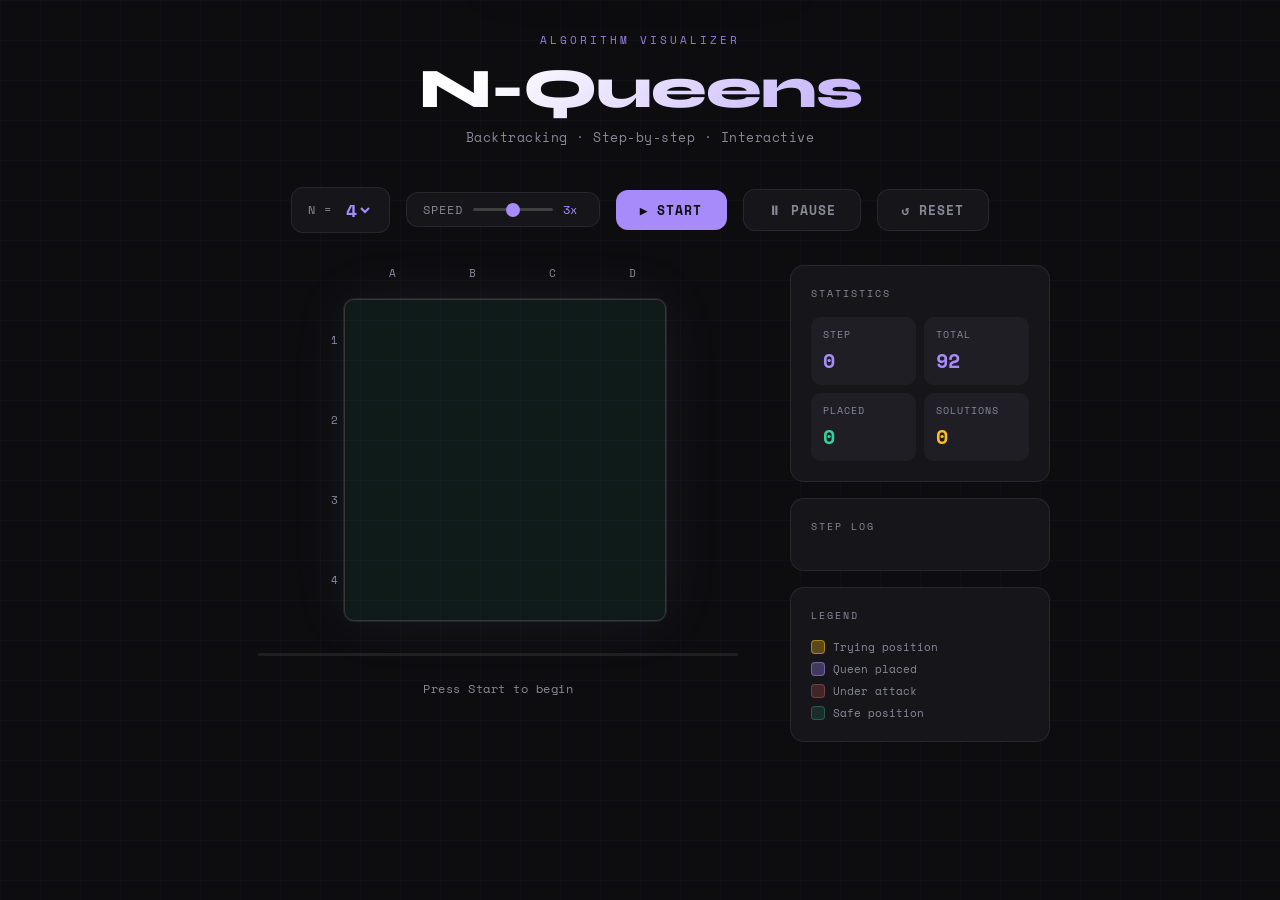
<file: index.html>
<!DOCTYPE html>
<html lang="en">
<head>
<meta charset="UTF-8">
<meta name="viewport" content="width=device-width, initial-scale=1.0">
<title>N-Queens Visualizer</title>
<link href="https://fonts.googleapis.com/css2?family=Space+Mono:wght@400;700&family=Syne:wght@400;600;800&display=swap" rel="stylesheet">
<style>
  *, *::before, *::after { box-sizing: border-box; margin: 0; padding: 0; }

  :root {
    --bg: #0d0d0f;
    --surface: #16161a;
    --surface2: #1e1e24;
    --border: rgba(255,255,255,0.08);
    --border-bright: rgba(255,255,255,0.18);
    --accent: #a78bfa;
    --accent2: #34d399;
    --accent3: #f87171;
    --accent4: #fbbf24;
    --text: #f1f0ff;
    --text-muted: #888899;
    --cell-light: #1c1c24;
    --cell-dark: #141418;
    --queen-color: #a78bfa;
    --try-color: #fbbf24;
    --danger-color: rgba(248, 113, 113, 0.18);
    --safe-glow: rgba(167, 139, 250, 0.3);
    --font-display: 'Syne', sans-serif;
    --font-mono: 'Space Mono', monospace;
  }

  body {
    background: var(--bg);
    color: var(--text);
    font-family: var(--font-display);
    min-height: 100vh;
    display: flex;
    flex-direction: column;
    align-items: center;
    padding: 2rem 1rem 4rem;
    overflow-x: hidden;
  }

  /* BG grid pattern */
  body::before {
    content: '';
    position: fixed;
    inset: 0;
    background-image:
      linear-gradient(rgba(167,139,250,0.03) 1px, transparent 1px),
      linear-gradient(90deg, rgba(167,139,250,0.03) 1px, transparent 1px);
    background-size: 40px 40px;
    pointer-events: none;
    z-index: 0;
  }

  .container {
    position: relative;
    z-index: 1;
    width: 100%;
    max-width: 820px;
  }

  /* HEADER */
  header {
    text-align: center;
    margin-bottom: 2.5rem;
  }

  .eyebrow {
    font-family: var(--font-mono);
    font-size: 11px;
    letter-spacing: 3px;
    text-transform: uppercase;
    color: var(--accent);
    margin-bottom: 0.75rem;
    opacity: 0.9;
  }

  h1 {
    font-size: clamp(2rem, 6vw, 3.5rem);
    font-weight: 800;
    line-height: 1.05;
    letter-spacing: -1px;
    background: linear-gradient(135deg, #fff 30%, var(--accent) 100%);
    -webkit-background-clip: text;
    -webkit-text-fill-color: transparent;
    background-clip: text;
    margin-bottom: 0.5rem;
  }

  .subtitle {
    font-family: var(--font-mono);
    font-size: 13px;
    color: var(--text-muted);
    letter-spacing: 0.5px;
  }

  /* CONTROLS ROW */
  .controls-row {
    display: flex;
    align-items: center;
    gap: 1rem;
    margin-bottom: 2rem;
    flex-wrap: wrap;
    justify-content: center;
  }

  .n-selector {
    display: flex;
    align-items: center;
    gap: 10px;
    background: var(--surface);
    border: 1px solid var(--border);
    border-radius: 12px;
    padding: 8px 16px;
  }

  .n-selector label {
    font-family: var(--font-mono);
    font-size: 12px;
    color: var(--text-muted);
    text-transform: uppercase;
    letter-spacing: 1px;
  }

  .n-selector select {
    background: transparent;
    border: none;
    color: var(--accent);
    font-family: var(--font-mono);
    font-size: 18px;
    font-weight: 700;
    cursor: pointer;
    outline: none;
  }

  .n-selector select option { background: #1a1a2e; }

  .speed-selector {
    display: flex;
    align-items: center;
    gap: 10px;
    background: var(--surface);
    border: 1px solid var(--border);
    border-radius: 12px;
    padding: 8px 16px;
  }

  .speed-selector label {
    font-family: var(--font-mono);
    font-size: 12px;
    color: var(--text-muted);
    text-transform: uppercase;
    letter-spacing: 1px;
  }

  .speed-selector input[type=range] {
    -webkit-appearance: none;
    width: 80px;
    height: 3px;
    border-radius: 2px;
    background: var(--border-bright);
    outline: none;
  }
  .speed-selector input[type=range]::-webkit-slider-thumb {
    -webkit-appearance: none;
    width: 14px; height: 14px;
    border-radius: 50%;
    background: var(--accent);
    cursor: pointer;
  }

  .btn {
    font-family: var(--font-mono);
    font-size: 13px;
    font-weight: 700;
    letter-spacing: 1px;
    text-transform: uppercase;
    border: none;
    border-radius: 12px;
    padding: 10px 24px;
    cursor: pointer;
    transition: transform 0.15s, opacity 0.15s;
  }
  .btn:active { transform: scale(0.96); }

  .btn-primary {
    background: var(--accent);
    color: #0d0d0f;
  }
  .btn-primary:hover { opacity: 0.88; }
  .btn-primary:disabled { opacity: 0.35; cursor: not-allowed; }

  .btn-ghost {
    background: var(--surface);
    border: 1px solid var(--border);
    color: var(--text-muted);
  }
  .btn-ghost:hover { border-color: var(--border-bright); color: var(--text); }

  /* MAIN LAYOUT */
  .main-grid {
    display: grid;
    grid-template-columns: 1fr 260px;
    gap: 1.5rem;
    align-items: start;
  }

  @media (max-width: 680px) {
    .main-grid { grid-template-columns: 1fr; }
  }

  /* BOARD WRAPPER */
  .board-wrapper {
    display: flex;
    flex-direction: column;
    align-items: center;
    gap: 1rem;
  }

  /* Row labels */
  .board-outer {
    display: flex;
    gap: 6px;
    align-items: center;
  }

  .row-labels {
    display: flex;
    flex-direction: column;
    gap: 0;
  }

  .row-label {
    font-family: var(--font-mono);
    font-size: 11px;
    color: var(--text-muted);
    display: flex;
    align-items: center;
    justify-content: center;
  }

  .col-labels {
    display: flex;
    margin-left: 28px;
    margin-bottom: 2px;
  }

  .col-label {
    font-family: var(--font-mono);
    font-size: 11px;
    color: var(--text-muted);
    display: flex;
    align-items: center;
    justify-content: center;
  }

  /* BOARD */
  #board {
    display: grid;
    border: 1px solid var(--border-bright);
    border-radius: 10px;
    overflow: hidden;
    box-shadow: 0 0 60px rgba(167,139,250,0.08), 0 0 0 1px var(--border);
  }

  .cell {
    position: relative;
    display: flex;
    align-items: center;
    justify-content: center;
    font-size: 28px;
    line-height: 1;
    transition: background 0.25s ease;
    cursor: default;
    user-select: none;
  }

  /* Checkerboard */
  .cell.light { background: #1c1c26; }
  .cell.dark  { background: #141420; }

  /* States */
  .cell.state-try {
    background: rgba(251, 191, 36, 0.22) !important;
    animation: pulse-try 0.5s ease;
  }

  .cell.state-queen {
    background: rgba(167, 139, 250, 0.22) !important;
  }

  .cell.state-danger {
    background: rgba(248, 113, 113, 0.10) !important;
  }

  .cell.state-safe {
    background: rgba(52, 211, 153, 0.07) !important;
  }

  @keyframes pulse-try {
    0%   { transform: scale(1);    }
    40%  { transform: scale(1.08); }
    100% { transform: scale(1);    }
  }

  /* Queen piece */
  .queen-icon {
    position: relative;
    z-index: 2;
    font-size: 1em;
    filter: drop-shadow(0 0 8px var(--queen-color));
    animation: queen-appear 0.3s cubic-bezier(0.34,1.56,0.64,1);
  }

  @keyframes queen-appear {
    from { transform: scale(0) rotate(-20deg); opacity: 0; }
    to   { transform: scale(1) rotate(0deg);   opacity: 1; }
  }

  /* Danger dot */
  .danger-dot {
    position: absolute;
    width: 5px; height: 5px;
    border-radius: 50%;
    background: rgba(248,113,113,0.5);
    animation: dot-in 0.3s ease;
  }

  @keyframes dot-in {
    from { transform: scale(0); opacity: 0; }
    to   { transform: scale(1); opacity: 1; }
  }

  /* TRY highlight ring */
  .try-ring {
    position: absolute;
    inset: 4px;
    border: 2px solid rgba(251,191,36,0.7);
    border-radius: 6px;
    animation: ring-in 0.25s ease;
  }

  @keyframes ring-in {
    from { opacity: 0; transform: scale(0.7); }
    to   { opacity: 1; transform: scale(1);   }
  }

  /* SIDE PANEL */
  .side-panel {
    display: flex;
    flex-direction: column;
    gap: 1rem;
  }

  .panel-card {
    background: var(--surface);
    border: 1px solid var(--border);
    border-radius: 14px;
    padding: 1.25rem;
  }

  .panel-title {
    font-family: var(--font-mono);
    font-size: 10px;
    text-transform: uppercase;
    letter-spacing: 2px;
    color: var(--text-muted);
    margin-bottom: 1rem;
  }

  /* Stats */
  .stats-grid {
    display: grid;
    grid-template-columns: 1fr 1fr;
    gap: 8px;
  }

  .stat-item {
    background: var(--surface2);
    border-radius: 10px;
    padding: 10px 12px;
  }

  .stat-label {
    font-family: var(--font-mono);
    font-size: 10px;
    color: var(--text-muted);
    text-transform: uppercase;
    letter-spacing: 1px;
    margin-bottom: 4px;
  }

  .stat-value {
    font-family: var(--font-mono);
    font-size: 20px;
    font-weight: 700;
    color: var(--accent);
  }

  .stat-value.green { color: var(--accent2); }
  .stat-value.red   { color: var(--accent3); }
  .stat-value.amber { color: var(--accent4); }

  /* Log */
  .log-list {
    display: flex;
    flex-direction: column;
    gap: 4px;
    max-height: 260px;
    overflow-y: auto;
    scrollbar-width: thin;
    scrollbar-color: var(--border) transparent;
  }

  .log-item {
    display: flex;
    align-items: center;
    gap: 8px;
    font-family: var(--font-mono);
    font-size: 11px;
    padding: 5px 8px;
    border-radius: 6px;
    opacity: 0.7;
    transition: opacity 0.3s;
  }

  .log-item.active { opacity: 1; background: var(--surface2); }

  .log-badge {
    font-size: 9px;
    font-weight: 700;
    padding: 2px 6px;
    border-radius: 4px;
    text-transform: uppercase;
    letter-spacing: 0.5px;
    flex-shrink: 0;
  }

  .badge-try    { background: rgba(251,191,36,0.2);  color: var(--accent4); }
  .badge-place  { background: rgba(167,139,250,0.2); color: var(--accent);  }
  .badge-remove { background: rgba(248,113,113,0.2); color: var(--accent3); }

  .log-text { color: var(--text-muted); }
  .log-item.active .log-text { color: var(--text); }

  /* Legend */
  .legend {
    display: flex;
    flex-direction: column;
    gap: 6px;
  }

  .legend-item {
    display: flex;
    align-items: center;
    gap: 8px;
    font-family: var(--font-mono);
    font-size: 11px;
    color: var(--text-muted);
  }

  .legend-swatch {
    width: 14px; height: 14px;
    border-radius: 4px;
    flex-shrink: 0;
  }

  /* Progress bar */
  .progress-bar-wrap {
    height: 3px;
    background: var(--border);
    border-radius: 2px;
    overflow: hidden;
    margin-top: 1rem;
  }

  .progress-bar-fill {
    height: 100%;
    background: linear-gradient(90deg, var(--accent), var(--accent2));
    border-radius: 2px;
    transition: width 0.3s ease;
    width: 0%;
  }

  /* Status bar */
  .status-bar {
    text-align: center;
    font-family: var(--font-mono);
    font-size: 12px;
    color: var(--text-muted);
    letter-spacing: 0.5px;
    margin-top: 0.5rem;
    height: 18px;
  }

  /* Solution count badge */
  .solution-badge {
    display: inline-flex;
    align-items: center;
    gap: 6px;
    background: rgba(52, 211, 153, 0.12);
    border: 1px solid rgba(52, 211, 153, 0.25);
    border-radius: 8px;
    padding: 4px 10px;
    font-family: var(--font-mono);
    font-size: 12px;
    color: var(--accent2);
    margin-top: 1rem;
  }

  /* ── Solution celebration ── */

  /* Board border ripple */
  @keyframes board-celebrate {
    0%   { box-shadow: 0 0 0px  rgba(52,211,153,0.0),  0 0 0 1px var(--border); }
    20%  { box-shadow: 0 0 40px rgba(52,211,153,0.55), 0 0 0 2px rgba(52,211,153,0.6); }
    60%  { box-shadow: 0 0 80px rgba(52,211,153,0.3),  0 0 0 2px rgba(52,211,153,0.4); }
    100% { box-shadow: 0 0 60px rgba(167,139,250,0.08),0 0 0 1px var(--border); }
  }

  .board-celebrating {
    animation: board-celebrate 1.6s ease forwards !important;
  }

  /* Queen cells shimmer gold when solution found */
  @keyframes queen-celebrate {
    0%   { background: rgba(167,139,250,0.22); filter: brightness(1);   }
    30%  { background: rgba(52,211,153,0.40);  filter: brightness(1.4); }
    65%  { background: rgba(52,211,153,0.28);  filter: brightness(1.2); }
    100% { background: rgba(167,139,250,0.22); filter: brightness(1);   }
  }

  .cell.state-solution {
    animation: queen-celebrate 1.5s ease forwards !important;
  }

  /* Toast banner */
  #solutionToast {
    position: fixed;
    top: 1.5rem;
    left: 50%;
    transform: translateX(-50%) translateY(-120px);
    background: linear-gradient(135deg, #052e1a 0%, #0a1f0e 100%);
    border: 1px solid rgba(52,211,153,0.45);
    border-radius: 16px;
    padding: 14px 28px;
    display: flex;
    align-items: center;
    gap: 14px;
    z-index: 9999;
    transition: transform 0.45s cubic-bezier(0.34,1.56,0.64,1);
    pointer-events: none;
    white-space: nowrap;
    box-shadow: 0 8px 40px rgba(0,0,0,0.6), 0 0 30px rgba(52,211,153,0.15);
  }

  #solutionToast.show {
    transform: translateX(-50%) translateY(0);
  }

  .toast-icon {
    font-size: 26px;
    animation: icon-bounce 0.6s cubic-bezier(0.34,1.56,0.64,1) 0.2s both;
  }

  @keyframes icon-bounce {
    from { transform: scale(0) rotate(-30deg); }
    to   { transform: scale(1) rotate(0deg);   }
  }

  .toast-body {}

  .toast-title {
    font-family: var(--font-display);
    font-size: 15px;
    font-weight: 800;
    color: #34d399;
    line-height: 1.2;
  }

  .toast-sub {
    font-family: var(--font-mono);
    font-size: 11px;
    color: rgba(52,211,153,0.65);
    margin-top: 2px;
  }

  /* Particle burst */
  .particle {
    position: fixed;
    width: 6px; height: 6px;
    border-radius: 50%;
    pointer-events: none;
    z-index: 9998;
    animation: particle-fly 1.2s ease-out forwards;
  }

  @keyframes particle-fly {
    0%   { transform: translate(0,0) scale(1);   opacity: 1; }
    100% { transform: var(--tx) scale(0);         opacity: 0; }
  }
</style>
</head>
<body>

<div class="container">

  <header>
    <div class="eyebrow">Algorithm Visualizer</div>
    <h1>N-Queens</h1>
    <p class="subtitle">Backtracking · Step-by-step · Interactive</p>
  </header>

  <div class="controls-row">
    <div class="n-selector">
      <label>N =</label>
      <select id="nSelect" onchange="onNChange()">
        <option value="4">4</option>
        <option value="5">5</option>
        <option value="6">6</option>
        <option value="7">7</option>
        <option value="8">8</option>
      </select>
    </div>

    <div class="speed-selector">
      <label>Speed</label>
      <input type="range" id="speedSlider" min="1" max="5" value="3" step="1">
      <span id="speedLabel" style="font-family:var(--font-mono);font-size:12px;color:var(--accent);min-width:20px;">3x</span>
    </div>

    <button class="btn btn-primary" id="startBtn" onclick="startViz()">▶ Start</button>
    <button class="btn btn-ghost" id="pauseBtn" onclick="togglePause()" disabled>⏸ Pause</button>
    <button class="btn btn-ghost" id="resetBtn" onclick="resetViz()">↺ Reset</button>
  </div>

  <div class="main-grid">

    <!-- BOARD AREA -->
    <div class="board-wrapper" id="boardWrapper">
      <div class="col-labels" id="colLabels"></div>
      <div class="board-outer">
        <div class="row-labels" id="rowLabels"></div>
        <div id="board"></div>
      </div>
      <div class="progress-bar-wrap" style="width:100%;max-width:480px;">
        <div class="progress-bar-fill" id="progressBar"></div>
      </div>
      <div class="status-bar" id="statusBar">Press Start to begin</div>
    </div>

    <!-- SIDE PANEL -->
    <div class="side-panel">

      <div class="panel-card">
        <div class="panel-title">Statistics</div>
        <div class="stats-grid">
          <div class="stat-item">
            <div class="stat-label">Step</div>
            <div class="stat-value" id="statStep">0</div>
          </div>
          <div class="stat-item">
            <div class="stat-label">Total</div>
            <div class="stat-value" id="statTotal">—</div>
          </div>
          <div class="stat-item">
            <div class="stat-label">Placed</div>
            <div class="stat-value green" id="statPlaced">0</div>
          </div>
          <div class="stat-item">
            <div class="stat-label">Solutions</div>
            <div class="stat-value amber" id="statSolutions">0</div>
          </div>
        </div>
      </div>

      <div class="panel-card">
        <div class="panel-title">Step Log</div>
        <div class="log-list" id="logList"></div>
      </div>

      <div class="panel-card">
        <div class="panel-title">Legend</div>
        <div class="legend">
          <div class="legend-item">
            <div class="legend-swatch" style="background:rgba(251,191,36,0.3);border:1px solid rgba(251,191,36,0.5);"></div>
            Trying position
          </div>
          <div class="legend-item">
            <div class="legend-swatch" style="background:rgba(167,139,250,0.3);border:1px solid rgba(167,139,250,0.5);"></div>
            Queen placed
          </div>
          <div class="legend-item">
            <div class="legend-swatch" style="background:rgba(248,113,113,0.18);border:1px solid rgba(248,113,113,0.3);"></div>
            Under attack
          </div>
          <div class="legend-item">
            <div class="legend-swatch" style="background:rgba(52,211,153,0.12);border:1px solid rgba(52,211,153,0.3);"></div>
            Safe position
          </div>
        </div>
      </div>

    </div>
  </div>

</div>

<!-- Solution toast -->
<div id="solutionToast">
  <div class="toast-icon">♛</div>
  <div class="toast-body">
    <div class="toast-title" id="toastTitle">Solution Found!</div>
    <div class="toast-sub" id="toastSub">Continuing search…</div>
  </div>
</div>

<script>
// ============================================================
// N-QUEENS SOLVER (mirrors nqueen.cpp logic exactly)
// ============================================================
function isQueenSafe(board, n, row, col) {
  for (let j = 0; j < n; j++)
    if (board[row][j] === 'Q') return false;
  for (let i = 0; i < n; i++)
    if (board[i][col] === 'Q') return false;
  for (let i = row, j = col; i >= 0 && j >= 0; i--, j--)
    if (board[i][j] === 'Q') return false;
  for (let i = row, j = col; i >= 0 && j < n; i--, j++)
    if (board[i][j] === 'Q') return false;
  return true;
}

function solve(n) {
  const steps = [];
  let solutions = 0;
  const board = Array.from({length: n}, () => Array(n).fill('.'));

  function getNQueens(row) {
    if (row === n) { solutions++; return; }
    for (let col = 0; col < n; col++) {
      steps.push({action:'TRY', row, col});
      if (isQueenSafe(board, n, row, col)) {
        steps.push({action:'PLACE', row, col});
        board[row][col] = 'Q';
        getNQueens(row + 1);
        steps.push({action:'REMOVE', row, col});
        board[row][col] = '.';
      }
    }
  }

  getNQueens(0);
  return { steps, solutions };
}

// ============================================================
// STATE
// ============================================================
let n = 4;
let steps = [];
let totalSolutions = 0;
let stepIndex = 0;
let queenBoard = [];
let intervalId = null;
let running = false;
let paused = false;
let logCount = 0;

const SPEEDS = [1200, 700, 400, 200, 80]; // ms per step

function getSpeed() {
  return SPEEDS[parseInt(document.getElementById('speedSlider').value) - 1];
}

// ============================================================
// PAUSE / RESUME
// ============================================================
function togglePause() {
  if (!running && !paused) return;
  const pauseBtn = document.getElementById('pauseBtn');
  const startBtn = document.getElementById('startBtn');

  if (!paused) {
    // Pause
    paused = true;
    running = false;
    clearTimeout(intervalId);
    pauseBtn.textContent = '▶ Resume';
    pauseBtn.style.background = 'var(--accent2)';
    pauseBtn.style.color = '#0d0d0f';
    pauseBtn.style.border = 'none';
    startBtn.disabled = true;
    document.getElementById('statusBar').textContent = '⏸ Paused — press Resume to continue';
  } else {
    // Resume
    paused = false;
    running = true;
    pauseBtn.textContent = '⏸ Pause';
    pauseBtn.style.background = '';
    pauseBtn.style.color = '';
    pauseBtn.style.border = '';
    startBtn.disabled = true;
    document.getElementById('statusBar').textContent = 'Resuming…';
    tick();
  }
}

// ============================================================
// BUILD BOARD UI
// ============================================================
function buildBoard() {
  const board = document.getElementById('board');
  const rowLabels = document.getElementById('rowLabels');
  const colLabels = document.getElementById('colLabels');

  const cellSize = Math.min(Math.floor(Math.min(window.innerWidth - 300, 480) / n), 80);

  board.style.gridTemplateColumns = `repeat(${n}, ${cellSize}px)`;
  board.innerHTML = '';
  rowLabels.innerHTML = '';
  colLabels.innerHTML = '';

  // Col labels
  for (let c = 0; c < n; c++) {
    const lbl = document.createElement('div');
    lbl.className = 'col-label';
    lbl.style.width = cellSize + 'px';
    lbl.textContent = String.fromCharCode(65 + c);
    colLabels.appendChild(lbl);
  }

  // Row labels + cells
  for (let r = 0; r < n; r++) {
    const lbl = document.createElement('div');
    lbl.className = 'row-label';
    lbl.style.height = cellSize + 'px';
    lbl.textContent = r + 1;
    rowLabels.appendChild(lbl);

    for (let c = 0; c < n; c++) {
      const cell = document.createElement('div');
      cell.className = 'cell ' + ((r + c) % 2 === 0 ? 'light' : 'dark');
      cell.style.width = cellSize + 'px';
      cell.style.height = cellSize + 'px';
      cell.style.fontSize = Math.floor(cellSize * 0.48) + 'px';
      cell.id = `cell-${r}-${c}`;
      board.appendChild(cell);
    }
  }

  queenBoard = Array.from({length: n}, () => Array(n).fill(0));
}

// ============================================================
// DANGER CHECK
// ============================================================
function isDanger(r, c) {
  for (let i = 0; i < n; i++)
    for (let j = 0; j < n; j++)
      if (queenBoard[i][j] === 1) {
        if (i === r || j === c) return true;
        if (Math.abs(i - r) === Math.abs(j - c)) return true;
      }
  return false;
}

// ============================================================
// REDRAW
// ============================================================
function redrawBoard(highlightRow = -1, highlightCol = -1, highlightType = '') {
  for (let r = 0; r < n; r++) {
    for (let c = 0; c < n; c++) {
      const cell = document.getElementById(`cell-${r}-${c}`);
      const base = (r + c) % 2 === 0 ? 'light' : 'dark';
      cell.className = 'cell ' + base;
      cell.innerHTML = '';

      if (queenBoard[r][c] === 1) {
        cell.classList.add('state-queen');
        const q = document.createElement('span');
        q.className = 'queen-icon';
        q.textContent = '♛';
        cell.appendChild(q);
      } else if (r === highlightRow && c === highlightCol && highlightType === 'TRY') {
        cell.classList.add('state-try');
        const ring = document.createElement('div');
        ring.className = 'try-ring';
        cell.appendChild(ring);
      } else if (isDanger(r, c)) {
        cell.classList.add('state-danger');
        const dot = document.createElement('div');
        dot.className = 'danger-dot';
        cell.appendChild(dot);
      } else {
        cell.classList.add('state-safe');
      }
    }
  }
}

// ============================================================
// LOG
// ============================================================
function addLog(step) {
  const list = document.getElementById('logList');
  logCount++;
  if (logCount > 80) {
    list.removeChild(list.firstChild);
  }

  const item = document.createElement('div');
  item.className = 'log-item active';
  item.id = 'log-' + logCount;

  const prev = list.querySelector('.log-item.active');
  if (prev) prev.classList.remove('active');

  const badge = document.createElement('span');
  badge.className = 'log-badge badge-' + step.action.toLowerCase();
  badge.textContent = step.action;

  const txt = document.createElement('span');
  txt.className = 'log-text';
  txt.textContent = `row ${step.row + 1}, col ${String.fromCharCode(65 + step.col)}`;

  item.appendChild(badge);
  item.appendChild(txt);
  list.appendChild(item);
  list.scrollTop = list.scrollHeight;
}

// ============================================================
// CELEBRATION
// ============================================================
let solutionCount = 0;

function flashQueenCells() {
  for (let r = 0; r < n; r++)
    for (let c = 0; c < n; c++)
      if (queenBoard[r][c] === 1) {
        const cell = document.getElementById(`cell-${r}-${c}`);
        cell.classList.remove('state-solution');
        void cell.offsetWidth; // reflow to restart animation
        cell.classList.add('state-solution');
      }
}

function burstParticles() {
  const board = document.getElementById('board');
  const rect = board.getBoundingClientRect();
  const cx = rect.left + rect.width / 2;
  const cy = rect.top  + rect.height / 2;
  const colors = ['#34d399','#a78bfa','#fbbf24','#f87171','#60a5fa','#f0abfc'];

  for (let i = 0; i < 22; i++) {
    const p = document.createElement('div');
    p.className = 'particle';
    const angle = (i / 22) * 2 * Math.PI + (Math.random() - 0.5) * 0.4;
    const dist  = 80 + Math.random() * 110;
    const tx = Math.cos(angle) * dist;
    const ty = Math.sin(angle) * dist - 30;
    p.style.left  = cx + 'px';
    p.style.top   = cy + 'px';
    p.style.background = colors[i % colors.length];
    p.style.setProperty('--tx', `translate(${tx}px, ${ty}px)`);
    p.style.animationDelay = (Math.random() * 0.15) + 's';
    p.style.width = p.style.height = (4 + Math.random() * 5) + 'px';
    document.body.appendChild(p);
    setTimeout(() => p.remove(), 1400);
  }
}

function showToast(num, total) {
  const toast = document.getElementById('solutionToast');
  document.getElementById('toastTitle').textContent = `Solution #${num} found!`;
  document.getElementById('toastSub').textContent =
    num < total ? `Continuing backtracking search…` : `All ${total} solution${total>1?'s':''} found!`;
  toast.classList.add('show');
  setTimeout(() => toast.classList.remove('show'), 1800);
}

function celebrateSolution(num, total, onDone) {
  // Board glow
  const board = document.getElementById('board');
  board.classList.add('board-celebrating');
  board.addEventListener('animationend', () => board.classList.remove('board-celebrating'), {once:true});

  flashQueenCells();
  burstParticles();
  showToast(num, total);

  // Pause for audience to see the solution, then resume
  const pauseMs = Math.max(getSpeed() * 2, 1400);
  setTimeout(onDone, pauseMs);
}

// ============================================================
// APPLY STEP
// ============================================================
function applyStep(step) {
  addLog(step);

  if (step.action === 'TRY') {
    redrawBoard(step.row, step.col, 'TRY');
    document.getElementById('statusBar').textContent =
      `Trying row ${step.row + 1}, col ${String.fromCharCode(65 + step.col)}…`;
  }

  if (step.action === 'PLACE') {
    queenBoard[step.row][step.col] = 1;
    redrawBoard();
    const placed = queenBoard.flat().filter(v => v === 1).length;
    document.getElementById('statPlaced').textContent = placed;
    document.getElementById('statusBar').textContent =
      `♛ Queen placed at row ${step.row + 1}, col ${String.fromCharCode(65 + step.col)}`;

    if (placed === n) {
      solutionCount++;
      document.getElementById('statSolutions').textContent = solutionCount;
      document.getElementById('statusBar').textContent = `✓ Solution #${solutionCount} — Watch it!`;
      return true; // signal: solution found, pause needed
    }
  }

  if (step.action === 'REMOVE') {
    queenBoard[step.row][step.col] = 0;
    redrawBoard();
    const placed = queenBoard.flat().filter(v => v === 1).length;
    document.getElementById('statPlaced').textContent = placed;
    document.getElementById('statusBar').textContent =
      `↩ Backtracking from row ${step.row + 1}…`;
  }

  document.getElementById('statStep').textContent = stepIndex;
  const pct = Math.round((stepIndex / steps.length) * 100);
  document.getElementById('progressBar').style.width = pct + '%';
  return false;
}

// ============================================================
// CONTROLS
// ============================================================
function startViz() {
  if (running || paused) return;
  running = true;
  paused = false;
  document.getElementById('startBtn').disabled = true;
  document.getElementById('pauseBtn').disabled = false;

  tick();
}

function tick() {
    if (!running) return;

    if (stepIndex >= steps.length) {
      running = false;
      paused = false;
      document.getElementById('statusBar').textContent =
        `✓ Done — ${solutionCount} solution${solutionCount !== 1 ? 's' : ''} found`;
      document.getElementById('progressBar').style.width = '100%';
      document.getElementById('startBtn').disabled = false;
      document.getElementById('startBtn').textContent = '▶ Replay';
      document.getElementById('pauseBtn').disabled = true;
      document.getElementById('pauseBtn').textContent = '⏸ Pause';
      document.getElementById('pauseBtn').style.background = '';
      document.getElementById('pauseBtn').style.color = '';
      document.getElementById('pauseBtn').style.border = '';
      stepIndex = 0;
      queenBoard = Array.from({length: n}, () => Array(n).fill(0));
      solutionCount = 0;
      return;
    }

    const isSolution = applyStep(steps[stepIndex]);
    stepIndex++;

    document.getElementById('statStep').textContent = stepIndex;
    const pct = Math.round((stepIndex / steps.length) * 100);
    document.getElementById('progressBar').style.width = pct + '%';

    if (isSolution) {
      celebrateSolution(solutionCount, totalSolutions, () => {
        if (running) intervalId = setTimeout(tick, getSpeed());
      });
    } else {
      intervalId = setTimeout(tick, getSpeed());
    }
}

function resetViz() {
  running = false;
  paused = false;
  if (intervalId) clearTimeout(intervalId);
  stepIndex = 0;
  solutionCount = 0;
  queenBoard = Array.from({length: n}, () => Array(n).fill(0));
  document.getElementById('logList').innerHTML = '';
  document.getElementById('statStep').textContent = '0';
  document.getElementById('statPlaced').textContent = '0';
  document.getElementById('statSolutions').textContent = '0';
  document.getElementById('progressBar').style.width = '0%';
  document.getElementById('statusBar').textContent = 'Press Start to begin';
  document.getElementById('startBtn').disabled = false;
  document.getElementById('startBtn').textContent = '▶ Start';
  const pauseBtn = document.getElementById('pauseBtn');
  pauseBtn.disabled = true;
  pauseBtn.textContent = '⏸ Pause';
  pauseBtn.style.background = '';
  pauseBtn.style.color = '';
  pauseBtn.style.border = '';
  logCount = 0;
  redrawBoard();
}

function onNChange() {
  if (running || paused) { running = false; paused = false; clearTimeout(intervalId); }
  n = parseInt(document.getElementById('nSelect').value);
  const result = solve(n);
  steps = result.steps;
  totalSolutions = result.solutions;
  document.getElementById('statTotal').textContent = steps.length;
  buildBoard();
  resetViz();
}

document.getElementById('speedSlider').addEventListener('input', function() {
  document.getElementById('speedLabel').textContent = this.value + 'x';
  if (running) {
    running = false;
    clearTimeout(intervalId);
    startViz();
  }
  // if paused, new speed takes effect on resume automatically
});

// ============================================================
// INIT
// ============================================================
window.addEventListener('load', () => {
  n = 4;
  const result = solve(n);
  steps = result.steps;
  totalSolutions = result.solutions;
  document.getElementById('statTotal').textContent = steps.length;
  buildBoard();
  redrawBoard();
});
</script>

</body>
</html>
</file>
